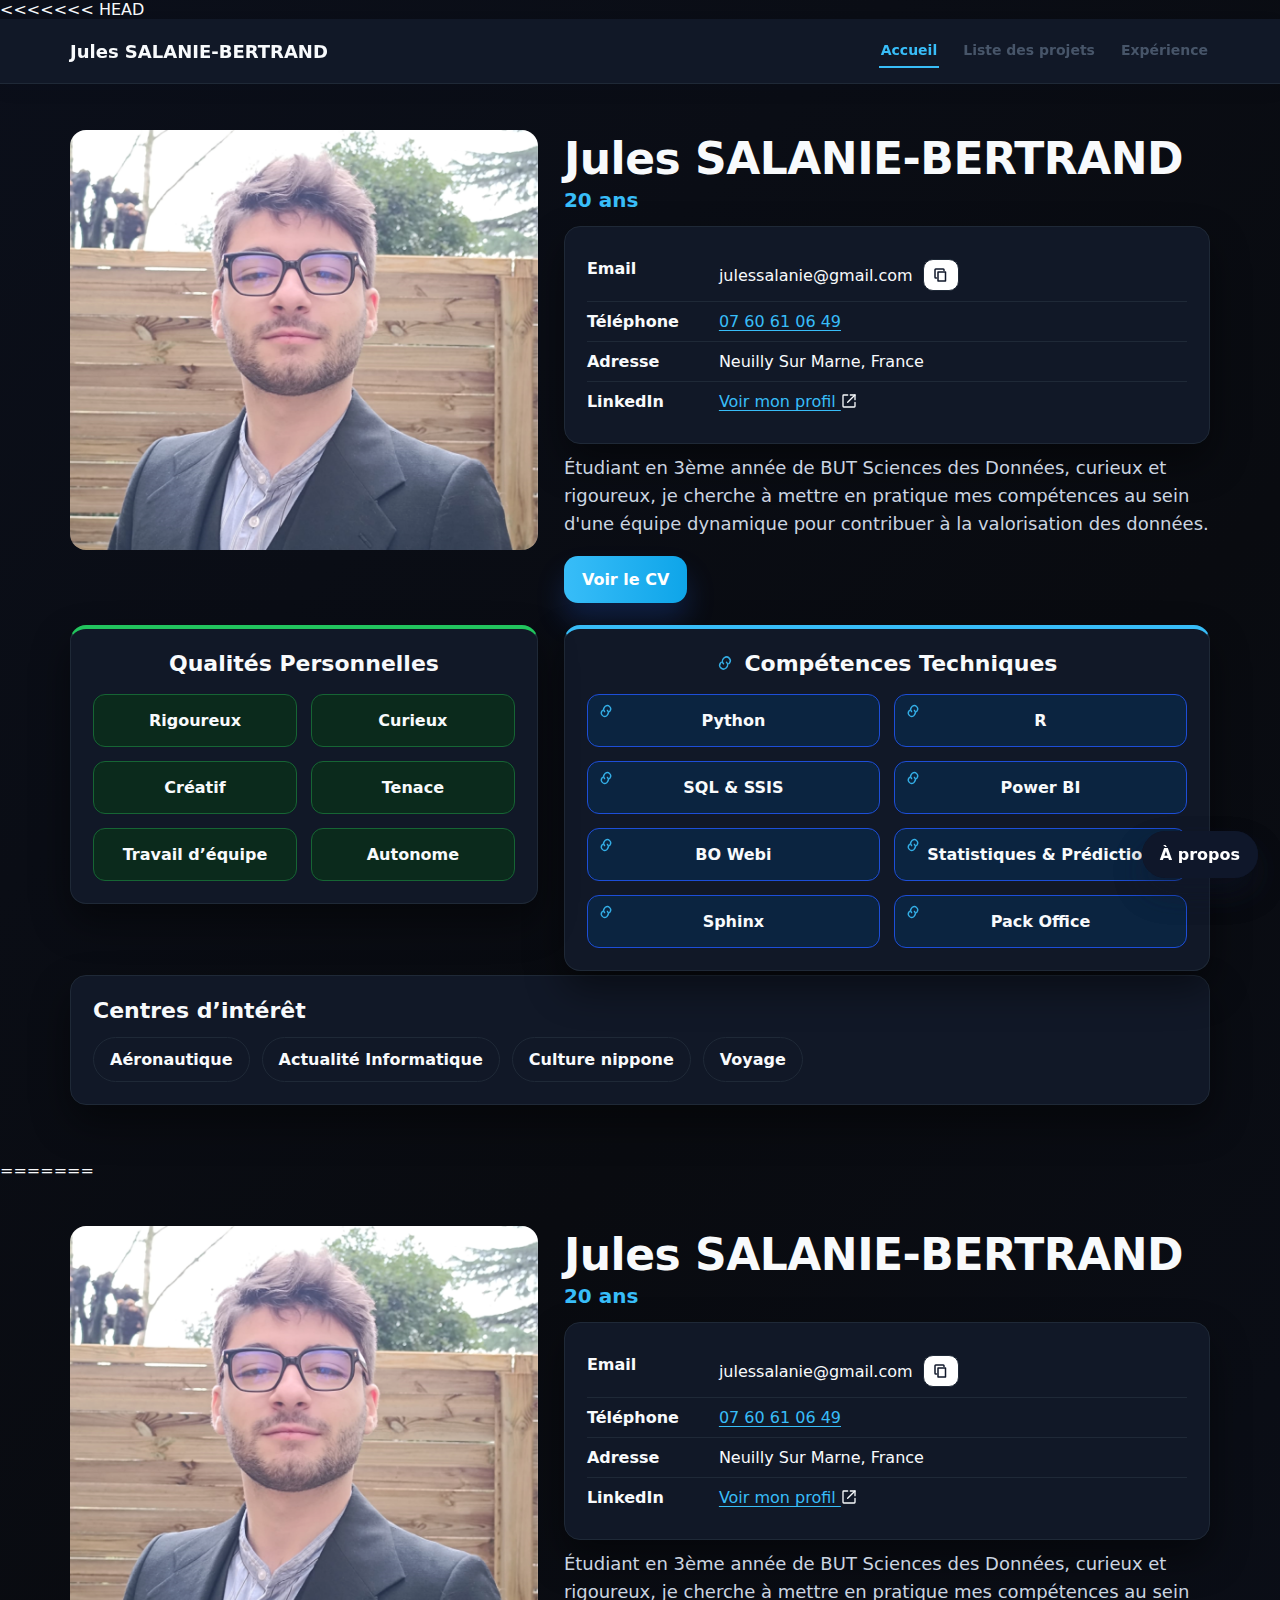
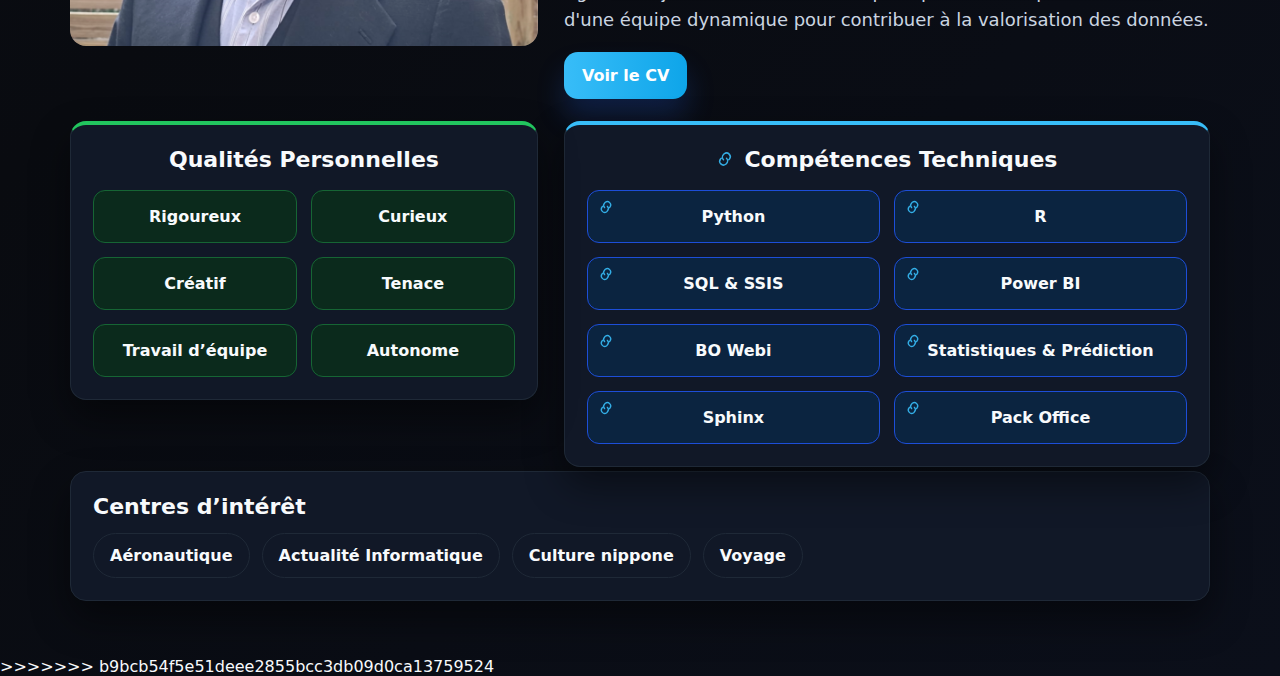
<file: index.html>
<<<<<<< HEAD
<!doctype html>
<html lang="fr">
<head>
  <meta charset="utf-8"/>
  <meta name="viewport" content="width=device-width, initial-scale=1"/>
  <title>Portfolio – Accueil</title>
  <link rel="stylesheet" href="css/main.css"/>
  <script defer src="js/navbar.js"></script>
  <script defer src="js/home.js"></script>
</head>
<body>
  <header id="navbar"></header>

  <main class="container">

    <section class="hero-grid">

      <!-- Photo -->
      <div class="hero-photo">
        <img src="assets/images/profile.png" alt="Photo de profil" class="profile-photo" id="profilePhoto">
      </div>

      <!-- Overlay aperçu photo -->
      <div class="photo-overlay" id="photoOverlay" aria-hidden="true">
        <img src="assets/images/profile.png" alt="Aperçu photo complète">
      </div>

      <!-- Texte / Contact -->
      <div class="hero-text">
        <h1 class="hero-name">Jules SALANIE-BERTRAND</h1>
        <p class="hero-meta">20 ans</p>

        <div class="card card-pad contact-card">
          <div class="contact-row">
            <div class="contact-label">Email</div>
            <div class="contact-value">
              <span id="emailText">julessalanie@gmail.com</span>
              <button class="icon-btn" id="copyEmailBtn" type="button" aria-label="Copier l'email">
                <svg viewBox="0 0 24 24" aria-hidden="true">
                  <path d="M8 8h10v12H8z"></path>
                  <path d="M6 16H5a1 1 0 0 1-1-1V5a1 1 0 0 1 1-1h10a1 1 0 0 1 1 1v1"></path>
                </svg>
              </button>
              <span class="copy-feedback" id="copyFeedback" aria-live="polite"></span>
            </div>
          </div>

          <div class="contact-row">
            <div class="contact-label">Téléphone</div>
            <div class="contact-value">
              <a class="contact-link" href="tel:+33760610649">07 60 61 06 49</a>
            </div>
          </div>

          <div class="contact-row">
            <div class="contact-label">Adresse</div>
            <div class="contact-value">Neuilly Sur Marne, France</div>
          </div>

          <div class="contact-row">
            <div class="contact-label">LinkedIn</div>
            <div class="contact-value">
              <a class="contact-link" href="https://www.linkedin.com/in/jules-salanie-bertrand" target="_blank" rel="noopener noreferrer">
                Voir mon profil
                <span class="ext-icon" aria-hidden="true">
                  <svg viewBox="0 0 24 24">
                    <path d="M14 3h7v7"></path>
                    <path d="M10 14L21 3"></path>
                    <path d="M21 14v6a1 1 0 0 1-1 1H4a1 1 0 0 1-1-1V4a1 1 0 0 1 1-1h6"></path>
                  </svg>
                </span>
              </a>
            </div>
          </div>
        </div>

        <p class="hero-speech">
          Étudiant en 3ème année de BUT Sciences des Données, curieux et rigoureux, je cherche à mettre en pratique mes compétences
          au sein d'une équipe dynamique pour contribuer à la valorisation des données.
        </p>
        <a href="assets/cv/CV_Jules_Salanie-Bertrand.pdf" class="primary-btn" target="_blank" download="CV_Jules_Salanie-Bertrand.pdf" aria-label="Voir et télécharger le CV">
          Voir le CV </a>
      </div>

      <!-- Hard skills -->
      <article class="card card-pad skills-card--tech">
        <h2 class="skills-title skills-title-link">
          <a href="skills.html" class="skills-title-anchor" aria-label="Voir toutes les compétences">
            <span class="title-link-icon" aria-hidden="true"></span>
            Compétences Techniques
          </a>
        </h2>
        <ul class="skills-grid">
          <li class="pill tech" data-skill="python">Python</li>
          <li class="pill tech" data-skill="r">R</li>
          <li class="pill tech" data-skill="sql-ssis">SQL &amp; SSIS</li>
          <li class="pill tech" data-skill="power-bi">Power BI</li>
          <li class="pill tech" data-skill="SAP BusinessObjects">BO Webi</li>
          <li class="pill tech" data-skill="stats-pred">Statistiques &amp; Prédiction</li>
          <li class="pill tech" data-skill="sphinx">Sphinx</li>
          <li class="pill tech" data-skill="pack-office">Pack Office</li>
        </ul>
      </article>

      <!-- Soft skills -->
      <article class="card card-pad skills-card--soft">
        <h2 class="skills-title">Qualités Personnelles</h2>
        <ul class="skills-grid">
          <li class="pill soft">Rigoureux</li>
          <li class="pill soft">Curieux</li>
          <li class="pill soft">Créatif</li>
          <li class="pill soft">Tenace</li>
          <li class="pill soft">Travail d’équipe</li>
          <li class="pill soft">Autonome</li>
        </ul>
      </article>

    </section>

    <section class="home-wide-card card card-pad">
      <h2 class="home-wide-title" >Centres d’intérêt</h2>
      <ul class="interests-list">
        <li>Aéronautique</li>
        <li>Actualité Informatique</li>
        <li>Culture nippone</li>
        <li>Voyage</li>
      </ul>
    </section>

  </main>

  <!-- Bouton A propos (uniquement accueil) -->
  <a class="about-fab" href="about.html">À propos</a>
</body>
=======
<!doctype html>
<html lang="fr">
<head>
  <meta charset="utf-8"/>
  <meta name="viewport" content="width=device-width, initial-scale=1"/>
  <title>Portfolio – Accueil</title>
  <link rel="stylesheet" href="css/main.css"/>
  <script defer src="js/navbar.js"></script>
  <script defer src="js/home.js"></script>
</head>
<body>
  <header id="navbar"></header>

  <main class="container">

    <section class="hero-grid">

      <!-- Photo -->
      <div class="hero-photo">
        <img src="assets/images/profile.png" alt="Photo de profil" class="profile-photo" id="profilePhoto">
      </div>

      <!-- Overlay aperçu photo -->
      <div class="photo-overlay" id="photoOverlay" aria-hidden="true">
        <img src="assets/images/profile.png" alt="Aperçu photo complète">
      </div>

      <!-- Texte / Contact -->
      <div class="hero-text">
        <h1 class="hero-name">Jules SALANIE-BERTRAND</h1>
        <p class="hero-meta">20 ans</p>

        <div class="card card-pad contact-card">
          <div class="contact-row">
            <div class="contact-label">Email</div>
            <div class="contact-value">
              <span id="emailText">julessalanie@gmail.com</span>
              <button class="icon-btn" id="copyEmailBtn" type="button" aria-label="Copier l'email">
                <svg viewBox="0 0 24 24" aria-hidden="true">
                  <path d="M8 8h10v12H8z"></path>
                  <path d="M6 16H5a1 1 0 0 1-1-1V5a1 1 0 0 1 1-1h10a1 1 0 0 1 1 1v1"></path>
                </svg>
              </button>
              <span class="copy-feedback" id="copyFeedback" aria-live="polite"></span>
            </div>
          </div>

          <div class="contact-row">
            <div class="contact-label">Téléphone</div>
            <div class="contact-value">
              <a class="contact-link" href="tel:+33760610649">07 60 61 06 49</a>
            </div>
          </div>

          <div class="contact-row">
            <div class="contact-label">Adresse</div>
            <div class="contact-value">Neuilly Sur Marne, France</div>
          </div>

          <div class="contact-row">
            <div class="contact-label">LinkedIn</div>
            <div class="contact-value">
              <a class="contact-link" href="https://www.linkedin.com/in/jules-salanie-bertrand" target="_blank" rel="noopener noreferrer">
                Voir mon profil
                <span class="ext-icon" aria-hidden="true">
                  <svg viewBox="0 0 24 24">
                    <path d="M14 3h7v7"></path>
                    <path d="M10 14L21 3"></path>
                    <path d="M21 14v6a1 1 0 0 1-1 1H4a1 1 0 0 1-1-1V4a1 1 0 0 1 1-1h6"></path>
                  </svg>
                </span>
              </a>
            </div>
          </div>
        </div>

        <p class="hero-speech">
          Étudiant en 3ème année de BUT Sciences des Données, curieux et rigoureux, je cherche à mettre en pratique mes compétences
          au sein d'une équipe dynamique pour contribuer à la valorisation des données.
        </p>
        <a href="assets/cv/CV_Jules_Salanie-Bertrand.pdf" class="primary-btn" target="_blank" download="CV_Jules_Salanie-Bertrand.pdf" aria-label="Voir et télécharger le CV">
          Voir le CV </a>
      </div>

      <!-- Hard skills -->
      <article class="card card-pad skills-card--tech">
        <h2 class="skills-title skills-title-link">
          <a href="skills.html" class="skills-title-anchor" aria-label="Voir toutes les compétences">
            <span class="title-link-icon" aria-hidden="true"></span>
            Compétences Techniques
          </a>
        </h2>
        <ul class="skills-grid">
          <li class="pill tech" data-skill="python">Python</li>
          <li class="pill tech" data-skill="r">R</li>
          <li class="pill tech" data-skill="sql-ssis">SQL &amp; SSIS</li>
          <li class="pill tech" data-skill="power-bi">Power BI</li>
          <li class="pill tech" data-skill="SAP BusinessObjects">BO Webi</li>
          <li class="pill tech" data-skill="stats-pred">Statistiques &amp; Prédiction</li>
          <li class="pill tech" data-skill="sphinx">Sphinx</li>
          <li class="pill tech" data-skill="pack-office">Pack Office</li>
        </ul>
      </article>

      <!-- Soft skills -->
      <article class="card card-pad skills-card--soft">
        <h2 class="skills-title">Qualités Personnelles</h2>
        <ul class="skills-grid">
          <li class="pill soft">Rigoureux</li>
          <li class="pill soft">Curieux</li>
          <li class="pill soft">Créatif</li>
          <li class="pill soft">Tenace</li>
          <li class="pill soft">Travail d’équipe</li>
          <li class="pill soft">Autonome</li>
        </ul>
      </article>

    </section>

    <section class="home-wide-card card card-pad">
      <h2 class="home-wide-title" >Centres d’intérêt</h2>
      <ul class="interests-list">
        <li>Aéronautique</li>
        <li>Actualité Informatique</li>
        <li>Culture nippone</li>
        <li>Voyage</li>
      </ul>
    </section>

  </main>

  <!-- Bouton A propos (uniquement accueil) -->
  <a class="about-fab" href="about.html">À propos</a>
</body>
>>>>>>> b9bcb54f5e51deee2855bcc3db09d0ca13759524
</html>
</file>
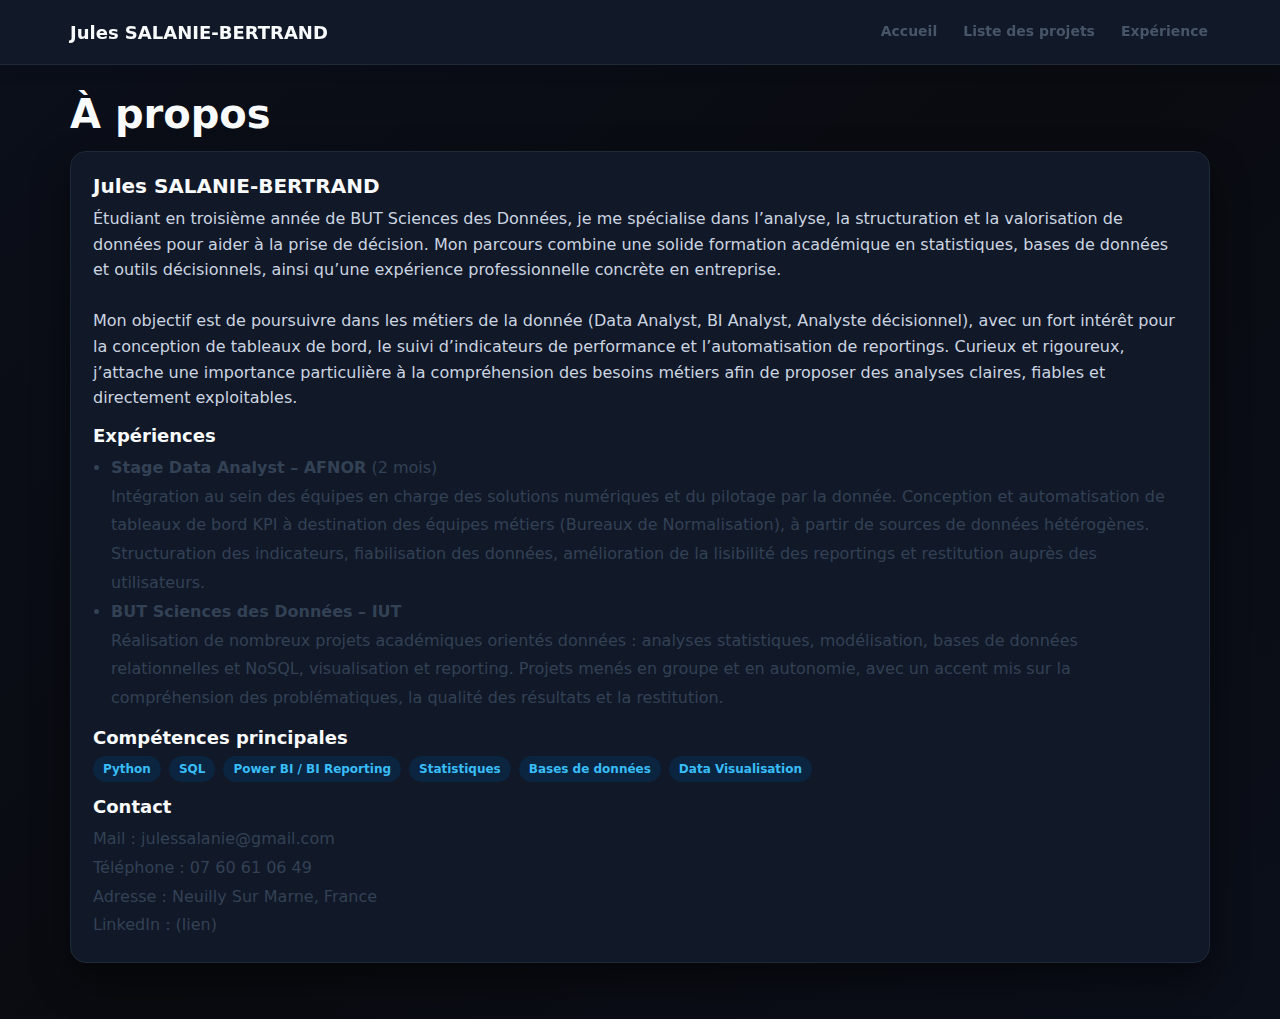
<file: about.html>
<!doctype html>
<html lang="fr">
<head>
  <meta charset="utf-8"/>
  <meta name="viewport" content="width=device-width, initial-scale=1"/>
  <title>Portfolio – À propos</title>
  <link rel="stylesheet" href="css/main.css"/>
  <script defer src="js/navbar.js"></script>
</head>
<body>
  <header id="navbar"></header>

  <main class="container">
    <h1 class="page-title">À propos</h1>

    <div class="card card-pad" style="margin-top:14px;">
      <h2 style="margin:0 0 8px; font-size:20px; font-weight:900;">Jules SALANIE-BERTRAND</h2>
      <p style="margin:0; color:var(--muted); line-height:1.6;">
        Étudiant en troisième année de BUT Sciences des Données, je me spécialise dans l’analyse, la structuration et la valorisation de données pour aider à la prise de décision. Mon parcours combine une solide formation académique en statistiques, bases de données et outils décisionnels, ainsi qu’une expérience professionnelle concrète en entreprise.
        <br/><br/>
        Mon objectif est de poursuivre dans les métiers de la donnée (Data Analyst, BI Analyst, Analyste décisionnel), avec un fort intérêt pour la conception de tableaux de bord, le suivi d’indicateurs de performance et l’automatisation de reportings. Curieux et rigoureux, j’attache une importance particulière à la compréhension des besoins métiers afin de proposer des analyses claires, fiables et directement exploitables.
      </p>

      <div class="detail-section">
        <h2>Expériences</h2>
        <ul style="margin:0; padding-left:18px; line-height:1.8; color:#334155;">
          <li>
            <strong>Stage Data Analyst – AFNOR</strong> (2 mois)<br/>
            Intégration au sein des équipes en charge des solutions numériques et du pilotage par la donnée. Conception et automatisation de tableaux de bord KPI à destination des équipes métiers (Bureaux de Normalisation), à partir de sources de données hétérogènes. Structuration des indicateurs, fiabilisation des données, amélioration de la lisibilité des reportings et restitution auprès des utilisateurs.
          </li>
          <li>
            <strong>BUT Sciences des Données – IUT</strong><br/>
            Réalisation de nombreux projets académiques orientés données : analyses statistiques, modélisation, bases de données relationnelles et NoSQL, visualisation et reporting. Projets menés en groupe et en autonomie, avec un accent mis sur la compréhension des problématiques, la qualité des résultats et la restitution.
          </li>
        </ul>
      </div>

      <div class="detail-section">
        <h2>Compétences principales</h2>
        <div class="tags">
          <span class="tag">Python</span>
          <span class="tag">SQL</span>
          <span class="tag">Power BI / BI Reporting</span>
          <span class="tag">Statistiques</span>
          <span class="tag">Bases de données</span>
          <span class="tag">Data Visualisation</span>
        </div>
      </div>

      <div class="detail-section">
        <h2>Contact</h2>
        <p style="margin:0; color:#334155; line-height:1.8;">
          Mail : julessalanie@gmail.com<br/>
          Téléphone : 07 60 61 06 49<br/>
          Adresse : Neuilly Sur Marne, France<br/>
          LinkedIn : (lien)
        </p>
      </div>
    </div>
  </main>
</body>
</html>
</file>
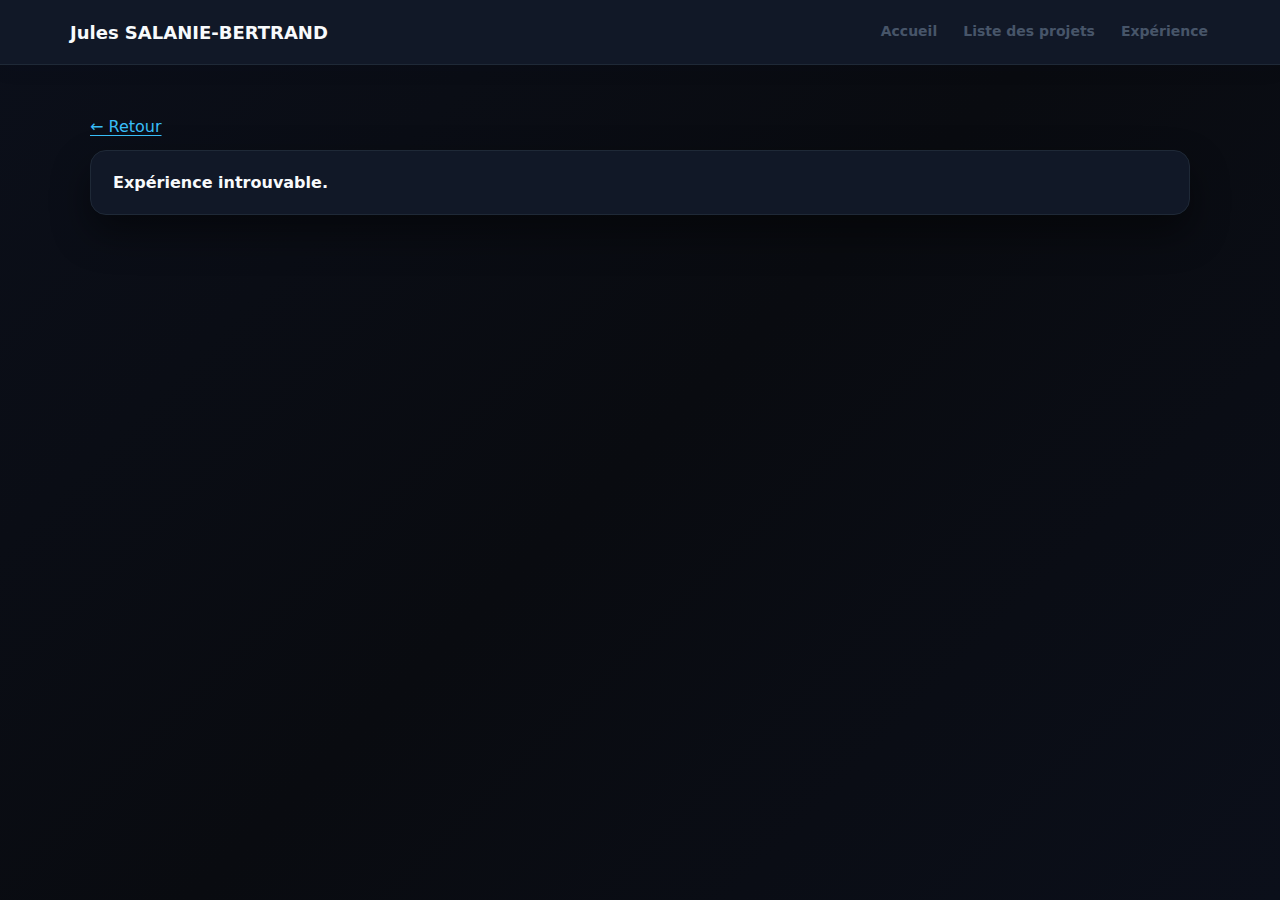
<file: experience-detail.html>
<!doctype html>
<html lang="fr">
<head>
  <meta charset="utf-8"/>
  <meta name="viewport" content="width=device-width, initial-scale=1"/>
  <title>Portfolio – Expérience (détail)</title>
  <link rel="stylesheet" href="css/main.css"/>
  <script defer src="js/navbar.js"></script>
  <script defer src="js/data.js"></script>
  <script defer src="js/experience-detail.js"></script>
</head>
<body>
  <header id="navbar"></header>

  <main class="container">
    <a class="contact-link" href="experience.html">← Retour à la liste des expériences</a>

    <div class="card card-pad" style="margin-top:14px;">
      <h1 class="page-title" id="eTitle" style="font-size:34px"></h1>

      <div class="card card-pad" style="margin-top:14px; box-shadow:none;">
        <h2 style="margin:0 0 10px; font-size:18px; font-weight:900;">Détails</h2>
        <div class="detail-meta" id="eMeta"></div>
        <div class="tags" id="eMainSkills"></div>
      </div>

      <div class="detail-section">
        <h2>Description</h2>
        <p id="eDesc"></p>
      </div>
    </div>
  </main>
</body>
</html>
</file>
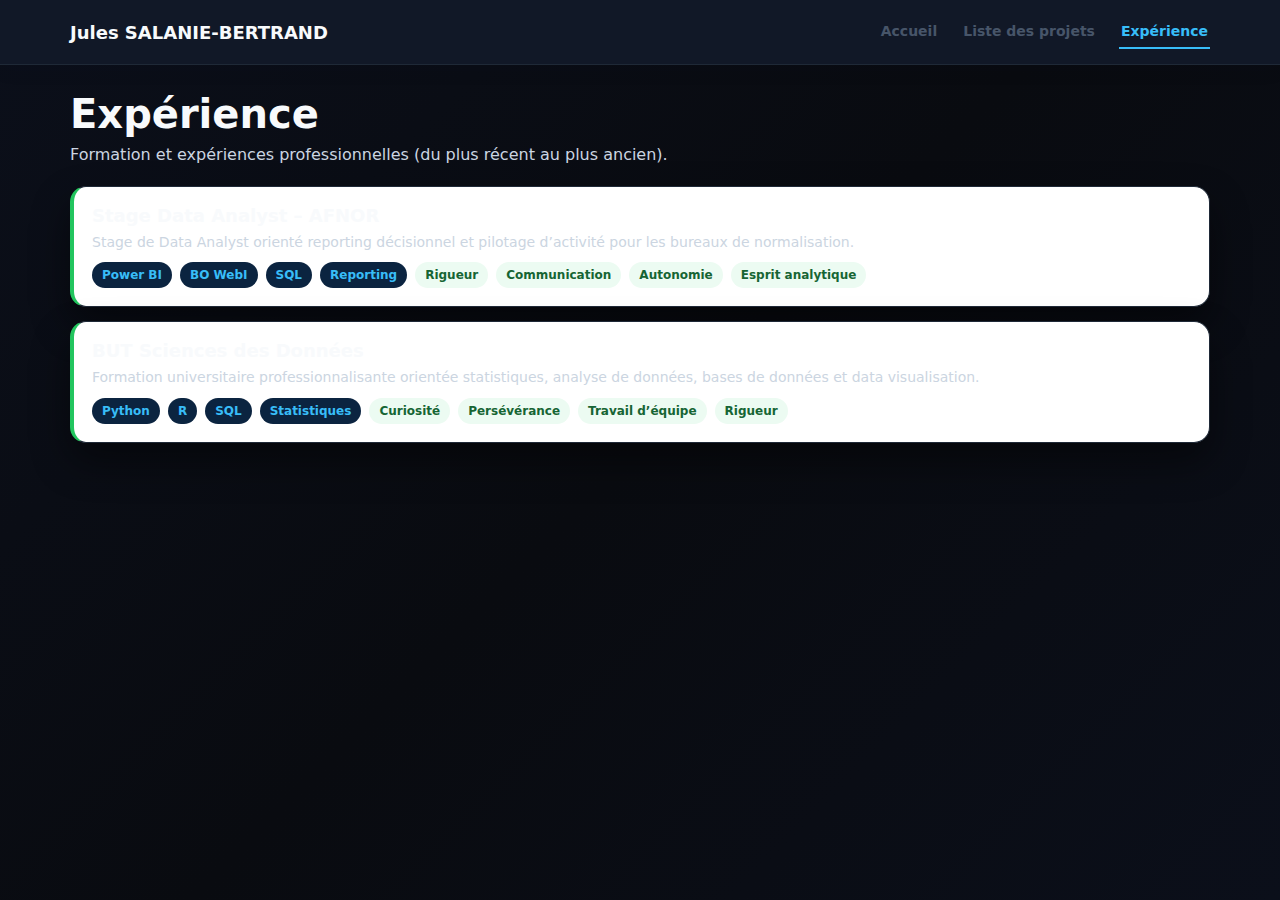
<file: experience.html>
<!doctype html>
<html lang="fr">
<head>
  <meta charset="utf-8"/>
  <meta name="viewport" content="width=device-width, initial-scale=1"/>
  <title>Portfolio – Expérience</title>
  <link rel="stylesheet" href="css/main.css"/>
  <script defer src="js/navbar.js"></script>
  <script defer src="js/data.js"></script>
  <script defer src="js/experience.js"></script>
</head>
<body>
  <header id="navbar"></header>

  <main class="container">
    <h1 class="page-title">Expérience</h1>
    <p class="page-subtitle">Formation et expériences professionnelles (du plus récent au plus ancien).</p>

    <div id="expList" style="margin-top:22px; display:flex; flex-direction:column; gap:14px;"></div>
  </main>
</body>
</html>
</file>
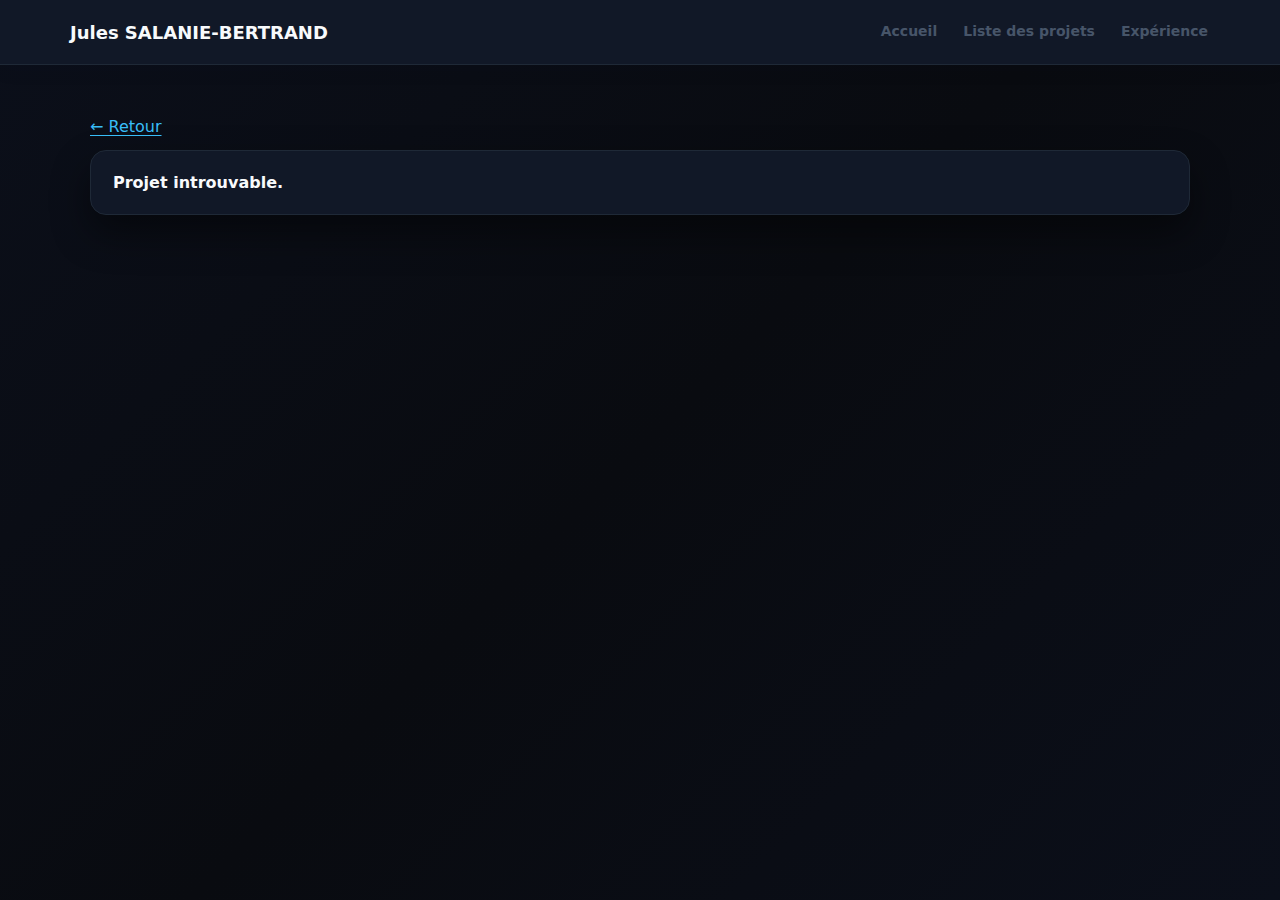
<file: project.html>
﻿<!doctype html>
<html lang="fr">
<head>
  <meta charset="utf-8"/>
  <meta name="viewport" content="width=device-width, initial-scale=1"/>
  <title>Portfolio – Projet</title>
  <link rel="stylesheet" href="css/main.css"/>
  <script defer src="js/navbar.js"></script>
  <script defer src="js/data.js"></script>
  <script defer src="js/project-detail.js"></script>
</head>
<body>
  <header id="navbar"></header>

  <main class="container">
    <a class="contact-link" href="projects.html">← Retour à la liste des projets</a>

    <div class="card card-pad" style="margin-top:14px;">
      <h1 class="page-title" id="pTitle" style="font-size:34px">Projet</h1>
      <div class="detail-meta" id="pSemester"></div>

      <div class="detail-section">
        <h2>Description</h2>
        <p id="pDesc"></p>
      </div>

      <div class="detail-section">
        <h2>Détails</h2>
        <p id="pDetails"></p>
      </div>

      <div class="detail-section">
        <h2>Compétences</h2>
        <div class="tags" id="pSkills"></div>
      </div>
      <div class="detail-section" id="pDeliverables" style="display:none;">
        <h2>Livrables</h2>
        <div class="detail-actions" id="pDeliverablesActions"></div>
      </div>
    </div>
  </main>
</body>
</html>
</file>
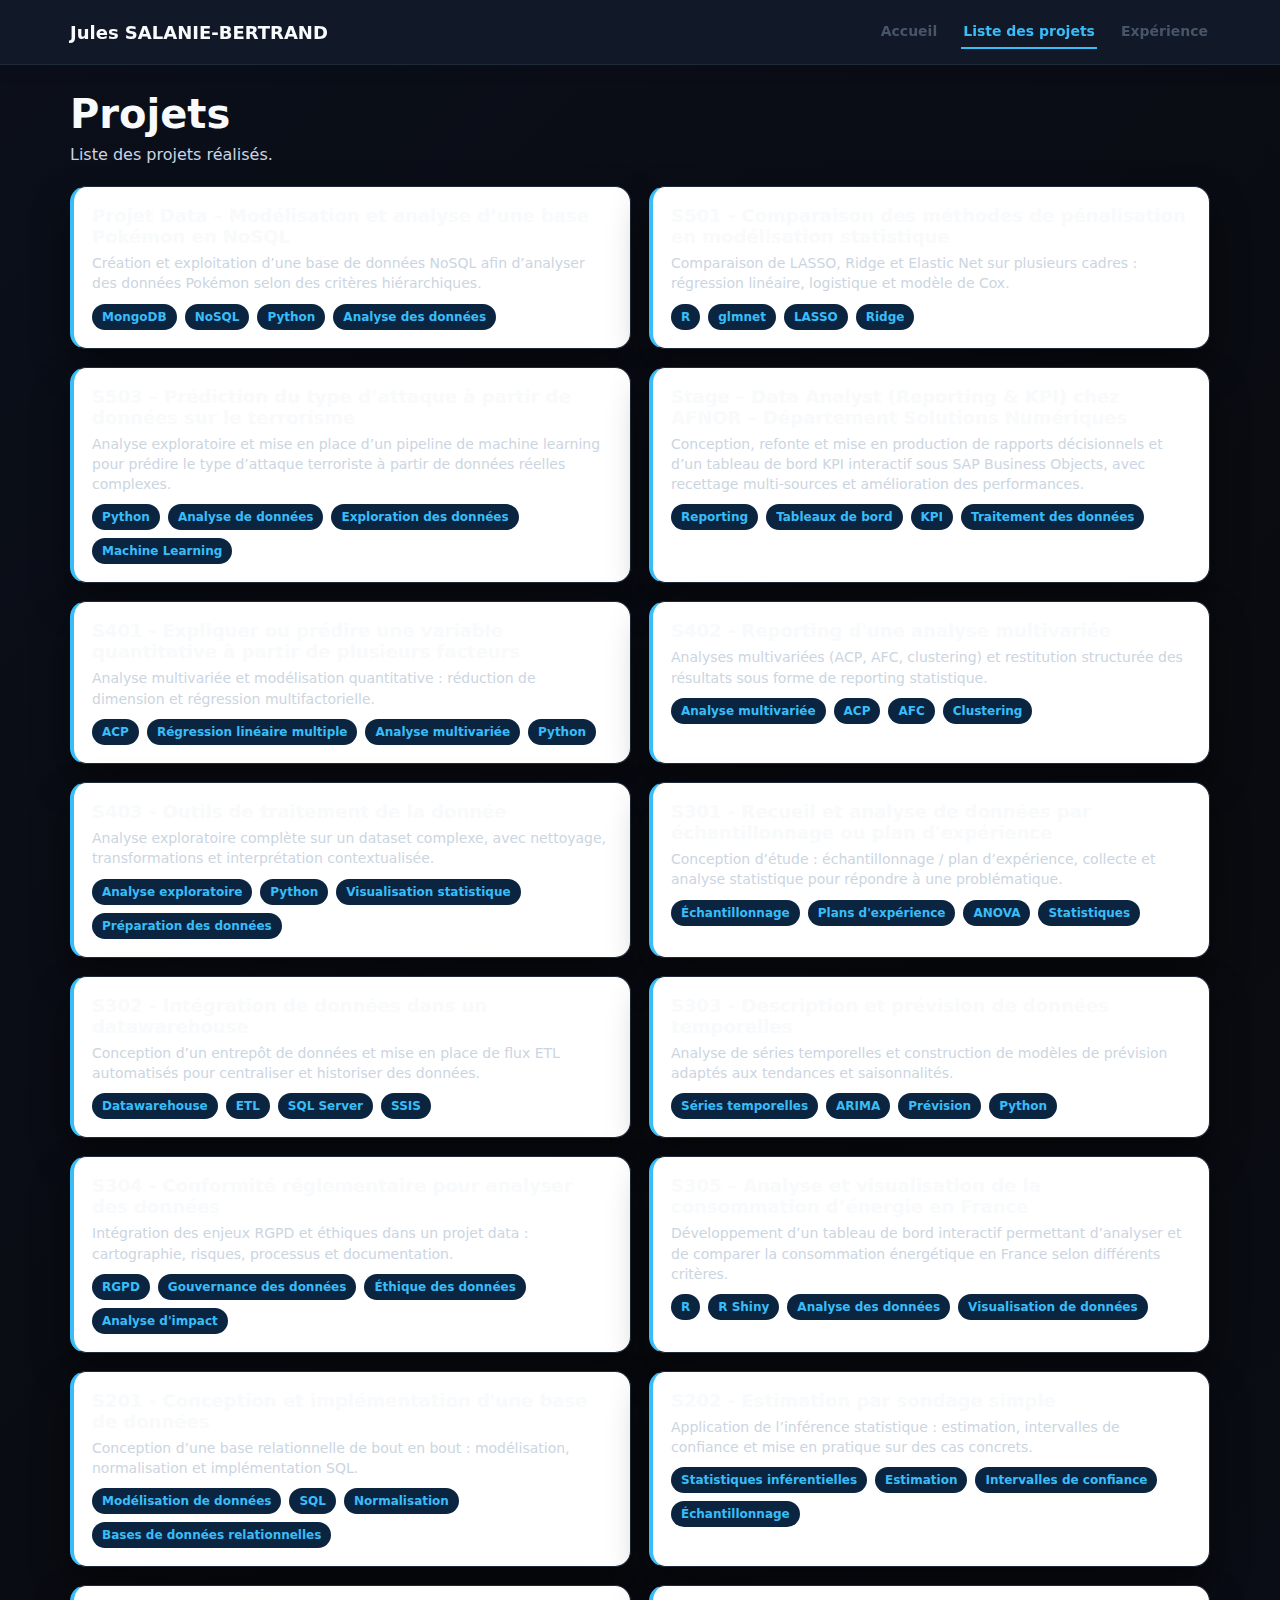
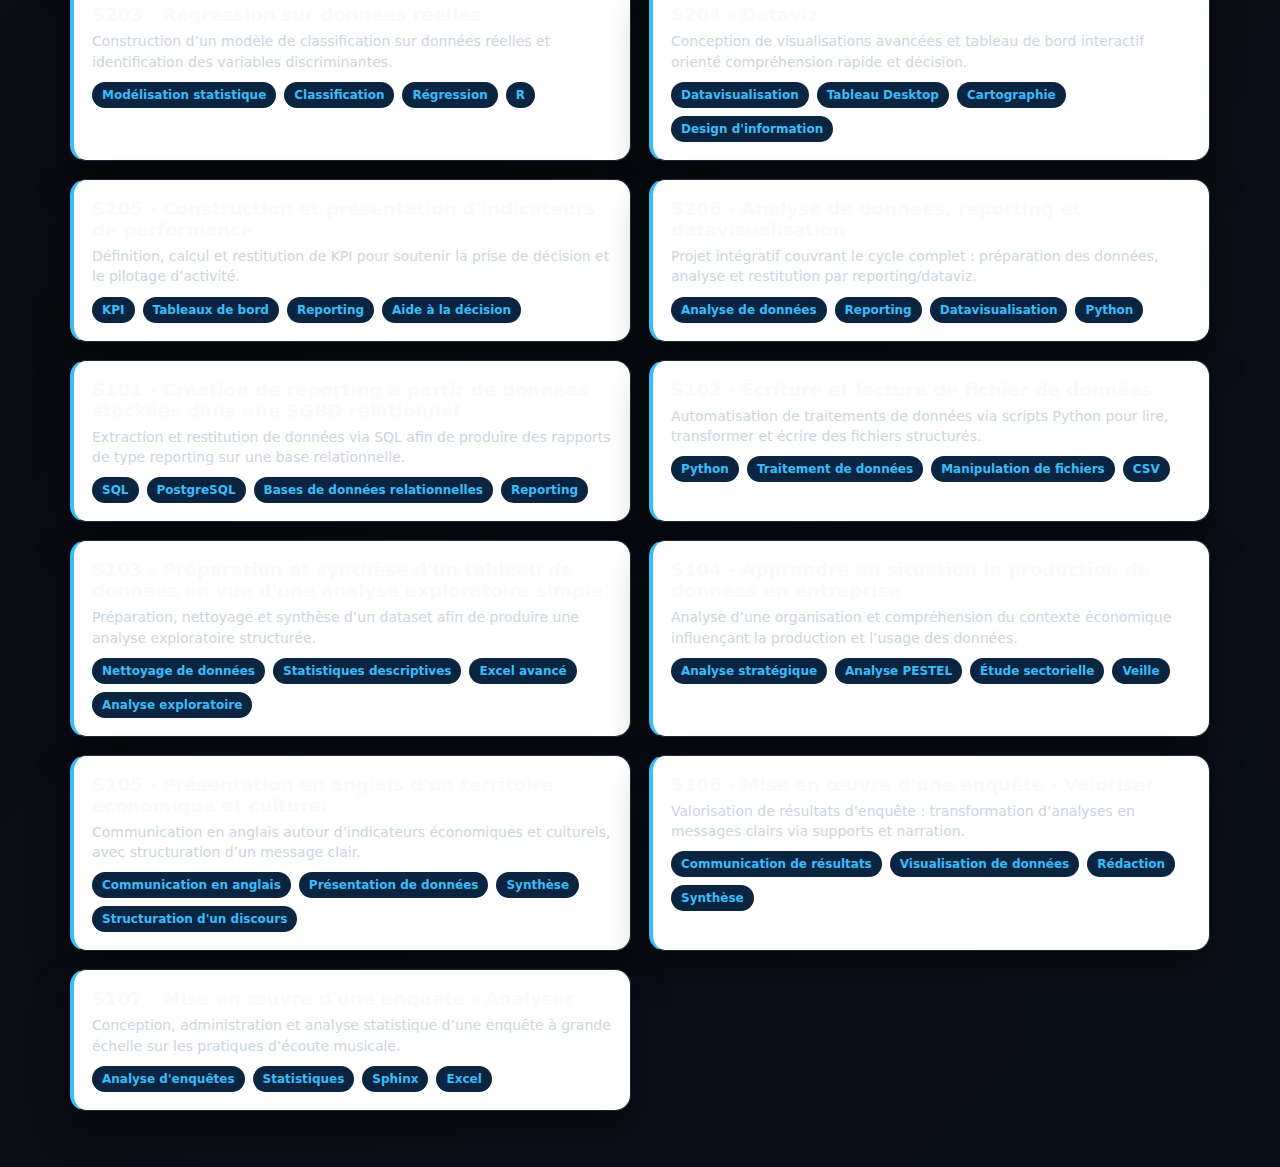
<file: projects.html>
<!doctype html>
<html lang="fr">
<head>
  <meta charset="utf-8"/>
  <meta name="viewport" content="width=device-width, initial-scale=1"/>
  <title>Portfolio – Projets</title>
  <link rel="stylesheet" href="css/main.css"/>
  <script defer src="js/navbar.js"></script>
  <script defer src="js/data.js"></script>
  <script defer src="js/projects.js"></script>
</head>
<body>
  <header id="navbar"></header>

  <main class="container">
    <h1 class="page-title">Projets</h1>
    <p class="page-subtitle" id="projectsSubtitle">Liste des projets réalisés.</p>

    <div class="grid-2" id="projectsGrid"></div>
  </main>
</body>
</html>
</file>
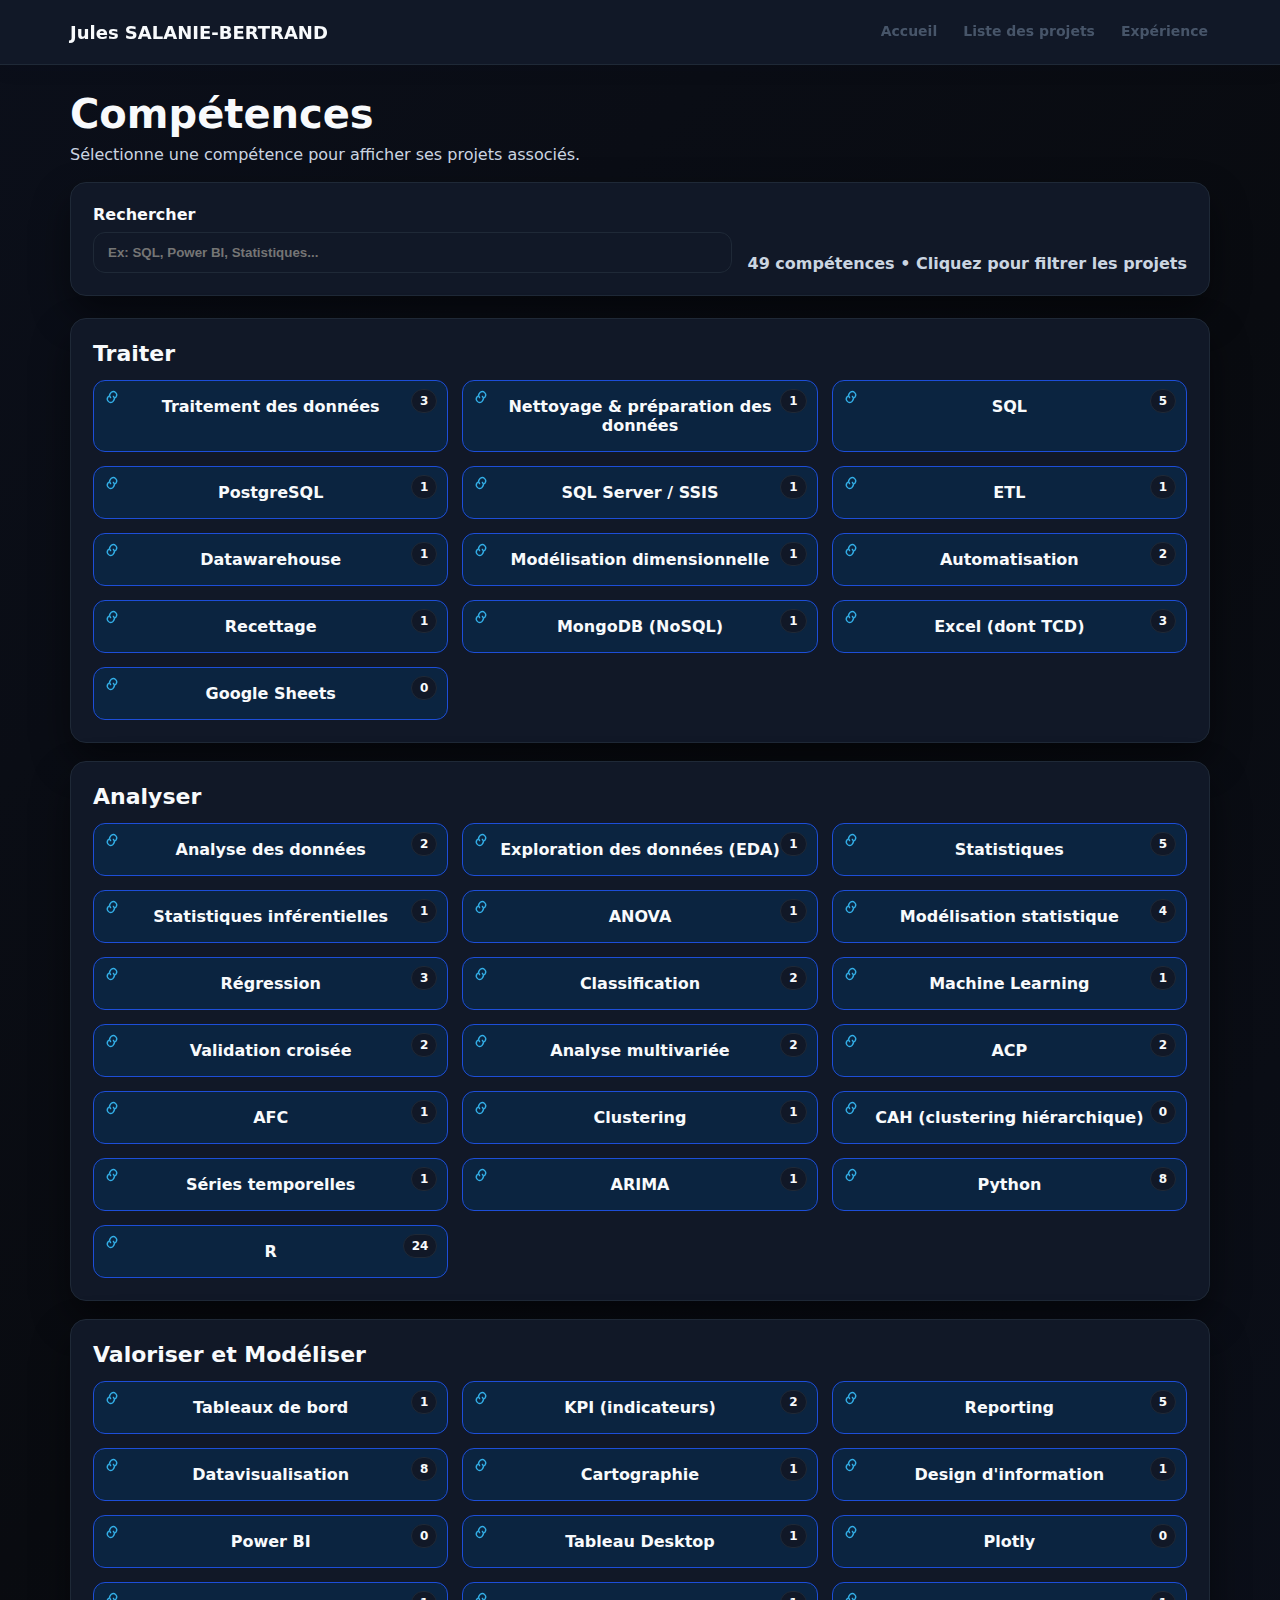
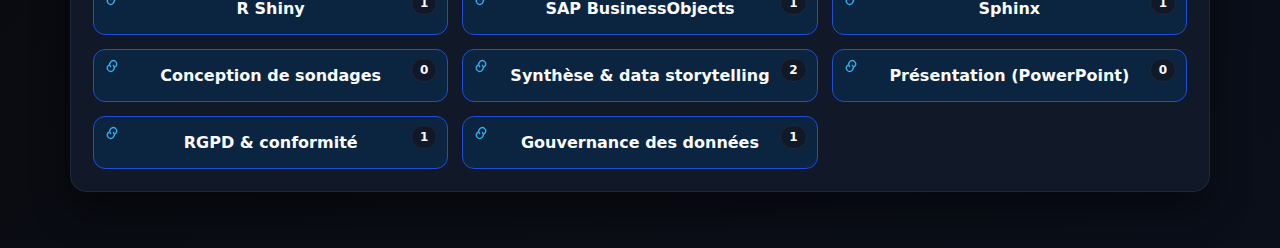
<file: skills.html>
<!doctype html>
<html lang="fr">
<head>
  <meta charset="utf-8"/>
  <meta name="viewport" content="width=device-width, initial-scale=1"/>
  <title>Portfolio – Compétences</title>
  <link rel="stylesheet" href="css/main.css"/>
  <script defer src="js/navbar.js"></script>
  <script defer src="js/data.js"></script>
  <script src="js/skills.js" defer></script>
</head>
<body>
  <header id="navbar"></header>

  <main class="container">
    <h1 class="page-title">Compétences</h1>
    <p class="page-subtitle">
      Sélectionne une compétence pour afficher ses projets associés.
    </p>

    <!-- Barre d’outils -->
    <div class="skills-toolbar card card-pad">
      <div class="skills-search">
        <label for="skillsSearch" class="skills-search-label">Rechercher</label>
        <input id="skillsSearch" class="skills-search-input" type="text" placeholder="Ex: SQL, Power BI, Statistiques..." />
      </div>

      <div class="skills-stats" id="skillsStats">
        <!-- rempli par JS -->
      </div>
    </div>

    <!-- TRAITER -->
    <section style="margin-top:22px;">
      <div class="card card-pad">
        <h2 style="margin:0 0 14px; font-size:22px; font-weight:900;">Traiter</h2>
        <ul class="skills-grid skills-grid-3" id="skillsTraiter"></ul>
      </div>
    </section>

    <!-- ANALYSER -->
    <section style="margin-top:18px;">
      <div class="card card-pad">
        <h2 style="margin:0 0 14px; font-size:22px; font-weight:900;">Analyser</h2>
        <ul class="skills-grid skills-grid-3" id="skillsAnalyser"></ul>
      </div>
    </section>

    <!-- VALORISER ET MODELISER -->
    <section style="margin-top:18px;">
      <div class="card card-pad">
        <h2 style="margin:0 0 14px; font-size:22px; font-weight:900;">Valoriser et Modéliser</h2>
        <ul class="skills-grid skills-grid-3" id="skillsValoriser"></ul>
      </div>
    </section>

  </main>
</body>
</html>
</file>
<file: css/main.css>
@import url("00-variables.css");
@import url("01-base.css");
@import url("02-layout.css");

@import url("10-components-navbar.css");
@import url("11-components-cards.css");
@import url("12-components-buttons.css");
@import url("13-components-tags.css");
@import url("14-components-skills.css");

@import url("20-pages-home.css");
@import url("21-pages-projects.css");
@import url("22-pages-experience.css");
@import url("23-pages-detail.css");

@import url("90-responsive.css");
</file>
